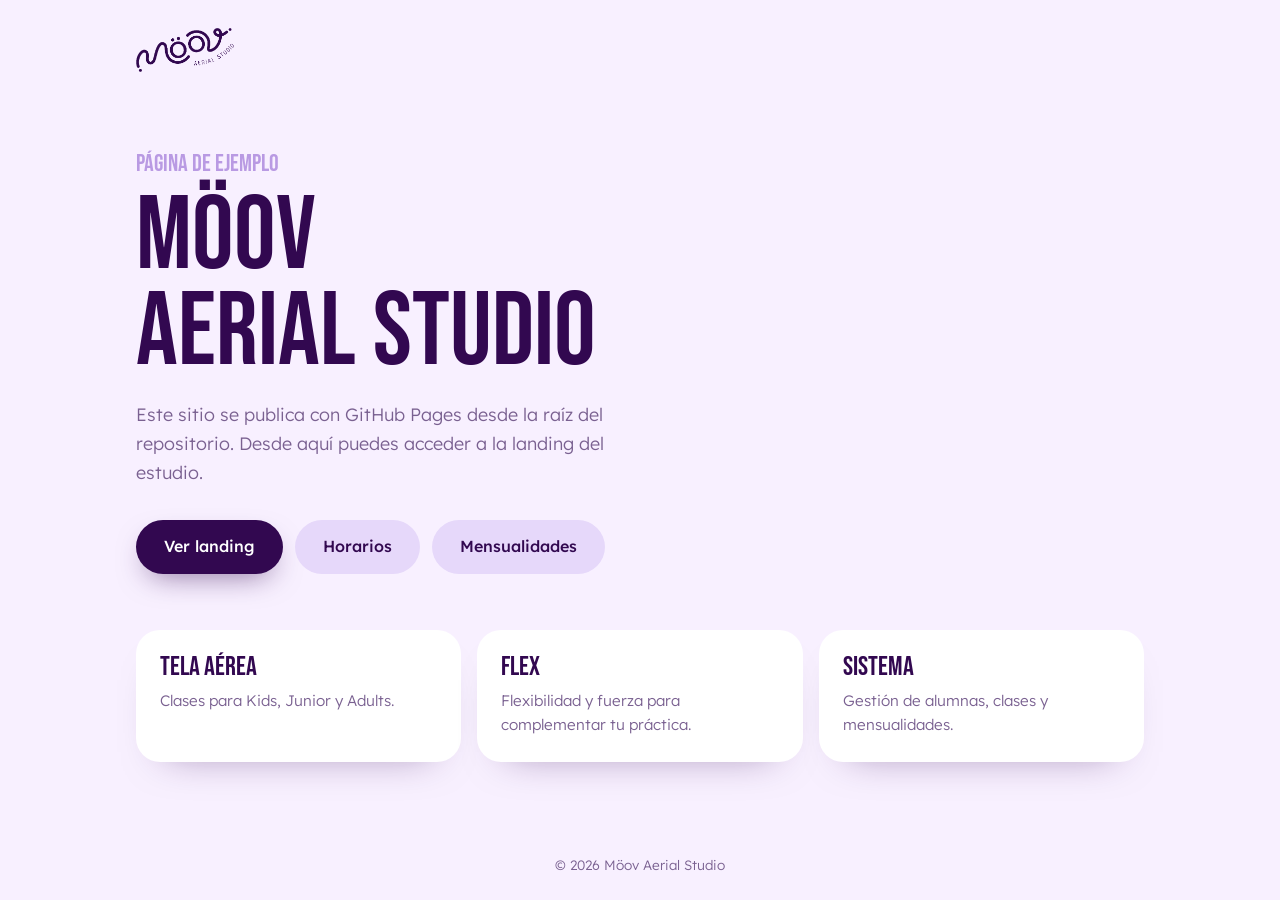
<file: index.html>
<!DOCTYPE html>
<html lang="es">
<head>
<meta charset="UTF-8">
<meta name="viewport" content="width=device-width, initial-scale=1.0">
<title>Möov Aerial Studio</title>
<meta name="description" content="Página de ejemplo de Möov Aerial Studio publicada con GitHub Pages.">
<link rel="icon" type="image/png" href="landing/img/logo-purple.png">
<link rel="preconnect" href="https://fonts.googleapis.com">
<link rel="preconnect" href="https://fonts.gstatic.com" crossorigin>
<link href="https://fonts.googleapis.com/css2?family=Bebas+Neue&family=Lexend:wght@300;400;500;600&display=swap" rel="stylesheet">
<style>
  :root{
    --plum:#320850;
    --purple:#5b2a86;
    --lilac:#b99ae3;
    --lilac-3:#e6d8fa;
    --bg:#f8f0ff;
    --text:#2c0b45;
    --muted:#7a6191;
    --radius:24px;
  }
  *{box-sizing:border-box;margin:0;padding:0}
  body{font-family:'Lexend',sans-serif;font-weight:300;color:var(--text);background:var(--bg);line-height:1.6;min-height:100vh;display:flex;flex-direction:column}
  a{color:inherit;text-decoration:none}
  .wrap{width:100%;max-width:1040px;margin:0 auto;padding:0 16px}
  header{padding:28px 0}
  header img{height:44px}
  main{flex:1;display:flex;align-items:center;padding:40px 0 64px}
  .kicker{font-family:'Bebas Neue',sans-serif;font-size:1.5rem;color:var(--lilac);line-height:1}
  h1{font-family:'Bebas Neue',sans-serif;font-weight:400;text-transform:uppercase;color:var(--plum);font-size:clamp(3rem,10vw,6.5rem);line-height:.92;margin:10px 0 20px}
  .lead{font-size:1.12rem;color:var(--muted);max-width:520px;margin-bottom:34px}
  .actions{display:flex;flex-wrap:wrap;gap:12px;margin-bottom:56px}
  .btn{display:inline-flex;align-items:center;padding:14px 28px;border-radius:999px;font-weight:500;transition:transform .2s,background .2s}
  .btn-primary{background:var(--plum);color:#fff;box-shadow:0 12px 30px -12px rgba(50,8,80,.6)}
  .btn-primary:hover{transform:translateY(-2px);background:var(--purple)}
  .btn-soft{background:var(--lilac-3);color:var(--plum)}
  .btn-soft:hover{background:#cab3e9}
  .cards{display:grid;grid-template-columns:repeat(auto-fit,minmax(220px,1fr));gap:16px}
  .card{background:#fff;border-radius:var(--radius);padding:24px;box-shadow:0 20px 40px -30px rgba(50,8,80,.5)}
  .card h2{font-family:'Bebas Neue',sans-serif;font-weight:400;font-size:1.7rem;color:var(--plum);line-height:1;margin-bottom:8px}
  .card p{color:var(--muted);font-size:.95rem}
  footer{padding:24px 0;color:var(--muted);font-size:.85rem;text-align:center}
</style>
</head>
<body>
<header>
  <div class="wrap">
    <img src="landing/img/logo-purple.png" alt="Möov Aerial Studio">
  </div>
</header>

<main>
  <div class="wrap">
    <span class="kicker">Página de ejemplo</span>
    <h1>Möov<br>Aerial Studio</h1>
    <p class="lead">Este sitio se publica con GitHub Pages desde la raíz del repositorio. Desde aquí puedes acceder a la landing del estudio.</p>
    <div class="actions">
      <a class="btn btn-primary" href="landing/index.html">Ver landing</a>
      <a class="btn btn-soft" href="landing/horarios.html">Horarios</a>
      <a class="btn btn-soft" href="landing/mensualidades.html">Mensualidades</a>
    </div>
    <div class="cards">
      <div class="card"><h2>Tela aérea</h2><p>Clases para Kids, Junior y Adults.</p></div>
      <div class="card"><h2>Flex</h2><p>Flexibilidad y fuerza para complementar tu práctica.</p></div>
      <div class="card"><h2>Sistema</h2><p>Gestión de alumnas, clases y mensualidades.</p></div>
    </div>
  </div>
</main>

<footer>© 2026 Möov Aerial Studio</footer>
</body>
</html>
</file>
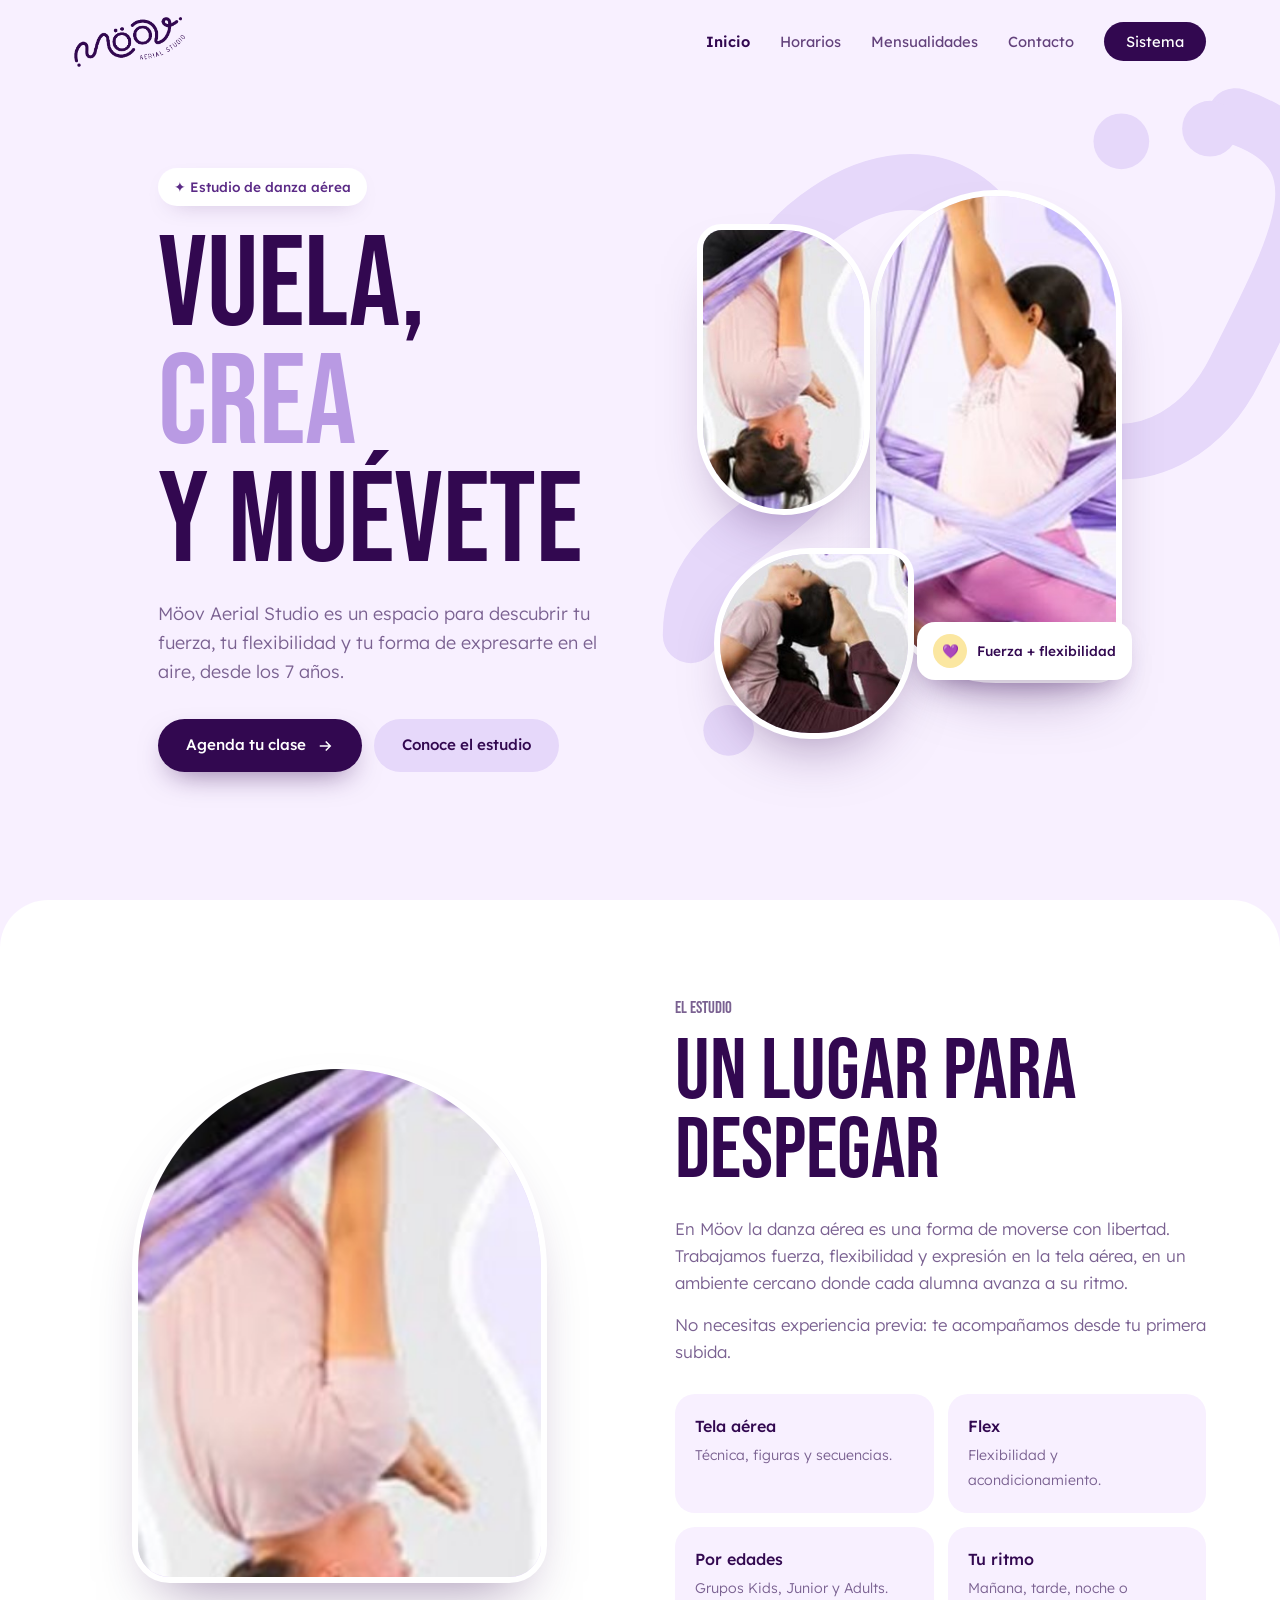
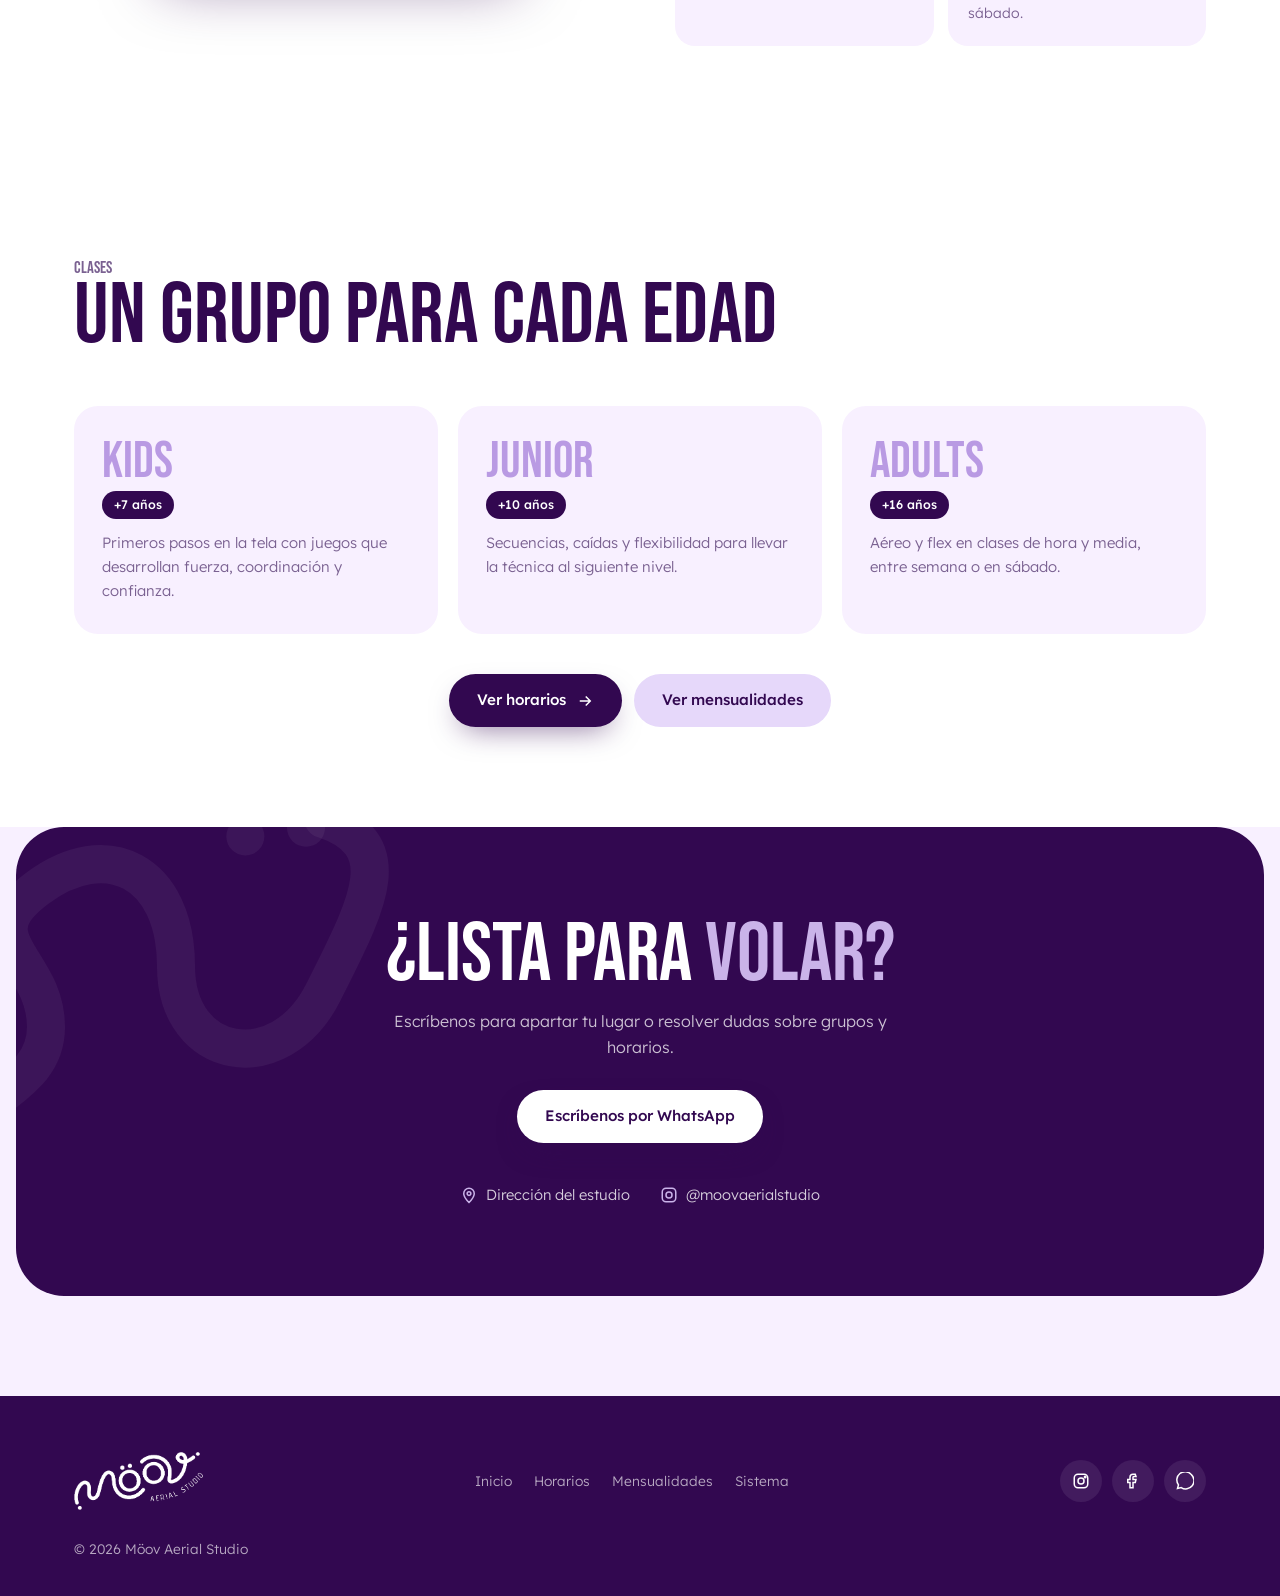
<file: landing/index.html>
<!DOCTYPE html>
<html lang="es">
<head>
<meta charset="UTF-8">
<meta name="viewport" content="width=device-width, initial-scale=1.0">
<title>Möov Aerial Studio</title>
<meta name="description" content="Estudio de danza aérea: tela aérea y flex para Kids, Junior y Adults.">
<link rel="icon" type="image/png" href="img/logo-purple.png">
<link rel="preconnect" href="https://fonts.googleapis.com">
<link rel="preconnect" href="https://fonts.gstatic.com" crossorigin>
<link href="https://fonts.googleapis.com/css2?family=Bebas+Neue&family=Lexend:wght@300;400;500;600&display=swap" rel="stylesheet">
<link rel="stylesheet" href="css/styles.css">
</head>
<body>
<svg width="0" height="0" style="position:absolute" aria-hidden="true">
  <defs>
    <symbol id="sw" viewBox="0 0 600 600">
      <path d="M40 470 C 40 380, 150 380, 150 300 S 60 200, 140 140 S 300 120, 300 230 S 420 360, 470 260 S 560 90, 470 60" fill="none" stroke="currentColor" stroke-width="44" stroke-linecap="round"/>
      <circle cx="380" cy="80" r="22" fill="currentColor"/>
      <circle cx="450" cy="70" r="22" fill="currentColor"/>
      <circle cx="70" cy="545" r="20" fill="currentColor"/>
    </symbol>
  </defs>
</svg>
<nav id="nav">
  <div class="wrap nav-inner">
    <a href="index.html" class="nav-logo"><img src="img/logo-purple.png" alt="Möov Aerial Studio"></a>
    <button class="burger" id="burger" aria-label="Abrir menú">
      <svg width="28" height="28" viewBox="0 0 24 24" fill="none" stroke="currentColor" stroke-width="2" stroke-linecap="round"><path d="M4 7h16M4 12h16M4 17h16"/></svg>
    </button>
    <ul class="nav-links" id="navLinks">
      <li><a href="index.html" class="active">Inicio</a></li><li><a href="horarios.html">Horarios</a></li><li><a href="mensualidades.html">Mensualidades</a></li>
      <li><a href="index.html#contacto">Contacto</a></li>
      <li><a href="sistema.html" class="nav-cta">Sistema</a></li>
    </ul>
  </div>
</nav>

<header class="hero">
  <svg class="swirl" viewBox="0 0 600 600" aria-hidden="true"><use href="#sw"/></svg>
  <div class="wrap hero-grid">
    <div>
      <span class="hero-tag">✦ Estudio de danza aérea</span>
      <h1 class="display"><span>Vuela,</span><span class="lilac">crea</span><span>y muévete</span></h1>
      <p class="lead">Möov Aerial Studio es un espacio para descubrir tu fuerza, tu flexibilidad y tu forma de expresarte en el aire, desde los 7 años.</p>
      <div class="actions">
        <a href="#contacto" class="btn btn-primary">Agenda tu clase <svg width="18" height="18" viewBox="0 0 24 24" fill="none" stroke="currentColor" stroke-width="2"><path d="M5 12h14M13 6l6 6-6 6"/></svg></a>
        <a href="#estudio" class="btn btn-soft">Conoce el estudio</a>
      </div>
    </div>
    <div class="collage">
      <div class="blob b1 reveal"><img src="img/foto-telas.jpg" alt="Alumna en tela aérea"></div>
      <div class="blob b2 reveal"><img src="img/foto-invertida.jpg" alt="Alumna de cabeza en la tela"></div>
      <div class="blob b3 reveal"><img src="img/foto-flex.jpg" alt="Alumna en postura de flexibilidad"></div>
      <div class="sticker st1"><i style="background:var(--yellow)">💜</i>Fuerza + flexibilidad</div>
    </div>
  </div>
</header>

<section class="about" id="estudio">
  <div class="wrap about-grid">
    <div class="about-photo reveal">
      <div class="blob"><img src="img/foto-invertida.jpg" alt="Alumna de cabeza en la tela aérea"></div>
    </div>
    <div class="about-text reveal">
      <p class="kicker">El estudio</p>
      <div class="sec-head" style="margin-bottom:24px"><h2 class="display">Un lugar para despegar</h2></div>
      <p>En Möov la danza aérea es una forma de moverse con libertad. Trabajamos fuerza, flexibilidad y expresión en la tela aérea, en un ambiente cercano donde cada alumna avanza a su ritmo.</p>
      <p>No necesitas experiencia previa: te acompañamos desde tu primera subida.</p>
      <div class="pillars">
        <div class="pillar"><b>Tela aérea</b><span>Técnica, figuras y secuencias.</span></div>
        <div class="pillar"><b>Flex</b><span>Flexibilidad y acondicionamiento.</span></div>
        <div class="pillar"><b>Por edades</b><span>Grupos Kids, Junior y Adults.</span></div>
        <div class="pillar"><b>Tu ritmo</b><span>Mañana, tarde, noche o sábado.</span></div>
      </div>
    </div>
  </div>
</section>

<section class="levels">
  <div class="wrap">
    <div class="sec-head reveal">
      <p class="kicker">Clases</p>
      <h2 class="display">Un grupo para cada edad</h2>
    </div>
    <div class="lvl-grid">
      <div class="lvl reveal"><p class="display">Kids</p><small>+7 años</small><p>Primeros pasos en la tela con juegos que desarrollan fuerza, coordinación y confianza.</p></div>
      <div class="lvl reveal"><p class="display">Junior</p><small>+10 años</small><p>Secuencias, caídas y flexibilidad para llevar la técnica al siguiente nivel.</p></div>
      <div class="lvl reveal"><p class="display">Adults</p><small>+16 años</small><p>Aéreo y flex en clases de hora y media, entre semana o en sábado.</p></div>
    </div>
    <div class="actions reveal">
      <a href="horarios.html" class="btn btn-primary">Ver horarios <svg width="18" height="18" viewBox="0 0 24 24" fill="none" stroke="currentColor" stroke-width="2"><path d="M5 12h14M13 6l6 6-6 6"/></svg></a>
      <a href="mensualidades.html" class="btn btn-soft">Ver mensualidades</a>
    </div>
  </div>
</section>

<section class="cta-band" id="contacto">
  <svg class="swirl" viewBox="0 0 600 600" aria-hidden="true"><use href="#sw"/></svg>
  <div class="wrap">
    <h2 class="display">¿Lista para <span>volar?</span></h2>
    <p>Escríbenos para apartar tu lugar o resolver dudas sobre grupos y horarios.</p>
    <div class="actions">
      <a href="#" class="btn btn-primary">Escríbenos por WhatsApp</a>
    </div>
    <div class="contact-line">
      <span><svg width="18" height="18" viewBox="0 0 24 24" fill="none" stroke="#cab3e9" stroke-width="2"><path d="M12 22s7-7 7-12a7 7 0 10-14 0c0 5 7 12 7 12z"/><circle cx="12" cy="10" r="2.5"/></svg>Dirección del estudio</span>
      <span><svg width="18" height="18" viewBox="0 0 24 24" fill="none" stroke="#cab3e9" stroke-width="2"><rect x="3" y="3" width="18" height="18" rx="5"/><circle cx="12" cy="12" r="4"/></svg>@moovaerialstudio</span>
    </div>
  </div>
</section>
<footer>
  <div class="wrap foot">
    <img src="img/logo-white.png" alt="Möov Aerial Studio">
    <div class="foot-links"><a href="index.html">Inicio</a><a href="horarios.html">Horarios</a><a href="mensualidades.html">Mensualidades</a><a href="sistema.html">Sistema</a></div>
    <div class="socials">
      <a href="#" aria-label="Instagram"><svg width="18" height="18" viewBox="0 0 24 24" fill="none" stroke="#fff" stroke-width="2"><rect x="3" y="3" width="18" height="18" rx="5"/><circle cx="12" cy="12" r="4"/><circle cx="17.5" cy="6.5" r="1" fill="#fff"/></svg></a>
      <a href="#" aria-label="Facebook"><svg width="18" height="18" viewBox="0 0 24 24" fill="none" stroke="#fff" stroke-width="2"><path d="M15 3h-3a4 4 0 00-4 4v3H5v4h3v7h4v-7h3l1-4h-4V7a1 1 0 011-1h3z"/></svg></a>
      <a href="#" aria-label="WhatsApp"><svg width="18" height="18" viewBox="0 0 24 24" fill="none" stroke="#fff" stroke-width="2"><path d="M20.5 3.5A11 11 0 003.3 17.2L2 22l4.9-1.3A11 11 0 0020.5 3.5z"/></svg></a>
    </div>
  </div>
  <div class="wrap" style="margin-top:28px">© 2026 Möov Aerial Studio</div>
</footer>
<script src="js/main.js"></script>
</body>
</html>
</file>
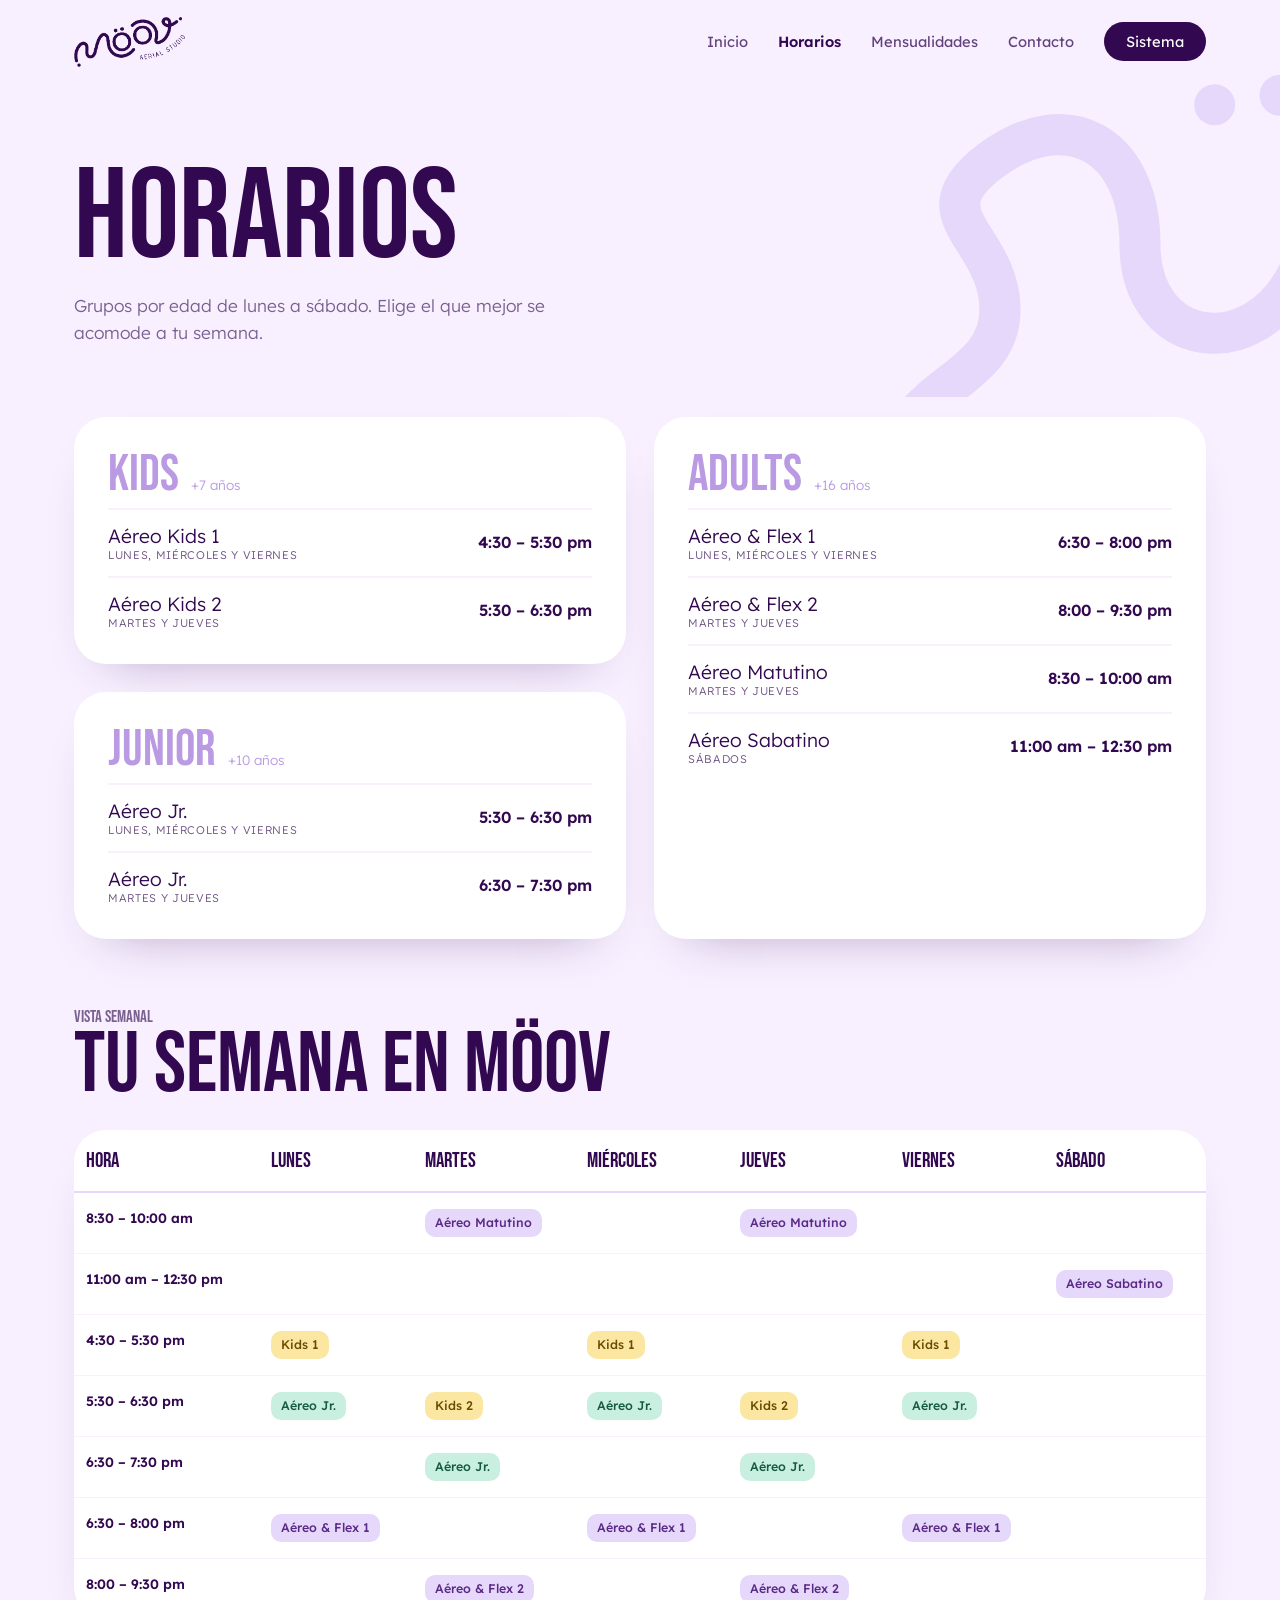
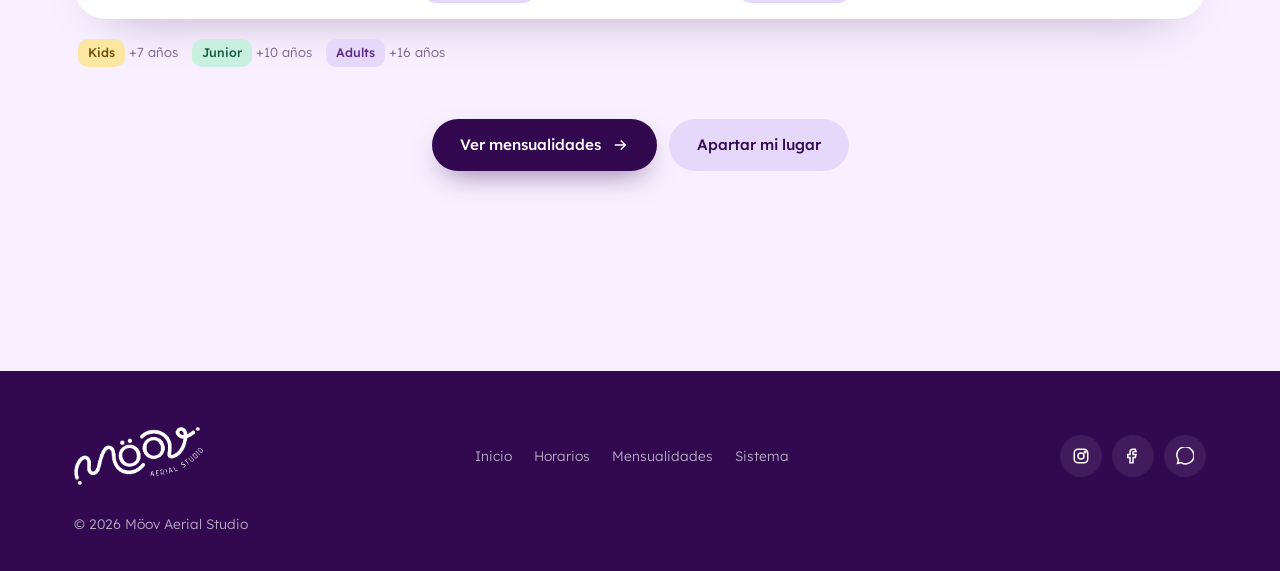
<file: landing/horarios.html>
<!DOCTYPE html>
<html lang="es">
<head>
<meta charset="UTF-8">
<meta name="viewport" content="width=device-width, initial-scale=1.0">
<title>Horarios · Möov Aerial Studio</title>
<meta name="description" content="Horarios de clases Kids, Junior y Adults.">
<link rel="icon" type="image/png" href="img/logo-purple.png">
<link rel="preconnect" href="https://fonts.googleapis.com">
<link rel="preconnect" href="https://fonts.gstatic.com" crossorigin>
<link href="https://fonts.googleapis.com/css2?family=Bebas+Neue&family=Lexend:wght@300;400;500;600&display=swap" rel="stylesheet">
<link rel="stylesheet" href="css/styles.css">
</head>
<body>
<svg width="0" height="0" style="position:absolute" aria-hidden="true">
  <defs>
    <symbol id="sw" viewBox="0 0 600 600">
      <path d="M40 470 C 40 380, 150 380, 150 300 S 60 200, 140 140 S 300 120, 300 230 S 420 360, 470 260 S 560 90, 470 60" fill="none" stroke="currentColor" stroke-width="44" stroke-linecap="round"/>
      <circle cx="380" cy="80" r="22" fill="currentColor"/>
      <circle cx="450" cy="70" r="22" fill="currentColor"/>
      <circle cx="70" cy="545" r="20" fill="currentColor"/>
    </symbol>
  </defs>
</svg>
<nav id="nav">
  <div class="wrap nav-inner">
    <a href="index.html" class="nav-logo"><img src="img/logo-purple.png" alt="Möov Aerial Studio"></a>
    <button class="burger" id="burger" aria-label="Abrir menú">
      <svg width="28" height="28" viewBox="0 0 24 24" fill="none" stroke="currentColor" stroke-width="2" stroke-linecap="round"><path d="M4 7h16M4 12h16M4 17h16"/></svg>
    </button>
    <ul class="nav-links" id="navLinks">
      <li><a href="index.html">Inicio</a></li><li><a href="horarios.html" class="active">Horarios</a></li><li><a href="mensualidades.html">Mensualidades</a></li>
      <li><a href="index.html#contacto">Contacto</a></li>
      <li><a href="sistema.html" class="nav-cta">Sistema</a></li>
    </ul>
  </div>
</nav>

<header class="page-head">
  <svg class="swirl" viewBox="0 0 600 600" aria-hidden="true"><use href="#sw"/></svg>
  <div class="wrap">
    <h1 class="display">Horarios</h1>
    <p>Grupos por edad de lunes a sábado. Elige el que mejor se acomode a tu semana.</p>
  </div>
</header>

<section style="padding-top:20px">
  <div class="wrap">
    <div class="sched">
      <div class="sched-card reveal">
        <div class="group-title"><span class="display">Kids</span><small>+7 años</small></div>
        <div class="row"><div class="name">Aéreo Kids 1<span class="days">Lunes, miércoles y viernes</span></div><div class="time">4:30 – 5:30 pm</div></div>
        <div class="row"><div class="name">Aéreo Kids 2<span class="days">Martes y jueves</span></div><div class="time">5:30 – 6:30 pm</div></div>
      </div>
      <div class="sched-card tall reveal">
        <div class="group-title"><span class="display">Adults</span><small>+16 años</small></div>
        <div class="row"><div class="name">Aéreo &amp; Flex 1<span class="days">Lunes, miércoles y viernes</span></div><div class="time">6:30 – 8:00 pm</div></div>
        <div class="row"><div class="name">Aéreo &amp; Flex 2<span class="days">Martes y jueves</span></div><div class="time">8:00 – 9:30 pm</div></div>
        <div class="row"><div class="name">Aéreo Matutino<span class="days">Martes y jueves</span></div><div class="time">8:30 – 10:00 am</div></div>
        <div class="row"><div class="name">Aéreo Sabatino<span class="days">Sábados</span></div><div class="time">11:00 am – 12:30 pm</div></div>
      </div>
      <div class="sched-card reveal">
        <div class="group-title"><span class="display">Junior</span><small>+10 años</small></div>
        <div class="row"><div class="name">Aéreo Jr.<span class="days">Lunes, miércoles y viernes</span></div><div class="time">5:30 – 6:30 pm</div></div>
        <div class="row"><div class="name">Aéreo Jr.<span class="days">Martes y jueves</span></div><div class="time">6:30 – 7:30 pm</div></div>
      </div>
    </div>

    <div class="week reveal">
      <div class="sec-head" style="margin:70px 0 24px"><p class="kicker">Vista semanal</p><h2 class="display">Tu semana en Möov</h2></div>
      <div class="week-wrap">
        <table>
          <thead><tr><th>Hora</th><th>Lunes</th><th>Martes</th><th>Miércoles</th><th>Jueves</th><th>Viernes</th><th>Sábado</th></tr></thead>
          <tbody><tr><td>8:30 – 10:00 am</td><td></td><td><span class="pill a">Aéreo Matutino</span></td><td></td><td><span class="pill a">Aéreo Matutino</span></td><td></td><td></td></tr><tr><td>11:00 am – 12:30 pm</td><td></td><td></td><td></td><td></td><td></td><td><span class="pill a">Aéreo Sabatino</span></td></tr><tr><td>4:30 – 5:30 pm</td><td><span class="pill k">Kids 1</span></td><td></td><td><span class="pill k">Kids 1</span></td><td></td><td><span class="pill k">Kids 1</span></td><td></td></tr><tr><td>5:30 – 6:30 pm</td><td><span class="pill j">Aéreo Jr.</span></td><td><span class="pill k">Kids 2</span></td><td><span class="pill j">Aéreo Jr.</span></td><td><span class="pill k">Kids 2</span></td><td><span class="pill j">Aéreo Jr.</span></td><td></td></tr><tr><td>6:30 – 7:30 pm</td><td></td><td><span class="pill j">Aéreo Jr.</span></td><td></td><td><span class="pill j">Aéreo Jr.</span></td><td></td><td></td></tr><tr><td>6:30 – 8:00 pm</td><td><span class="pill a">Aéreo &amp; Flex 1</span></td><td></td><td><span class="pill a">Aéreo &amp; Flex 1</span></td><td></td><td><span class="pill a">Aéreo &amp; Flex 1</span></td><td></td></tr><tr><td>8:00 – 9:30 pm</td><td></td><td><span class="pill a">Aéreo &amp; Flex 2</span></td><td></td><td><span class="pill a">Aéreo &amp; Flex 2</span></td><td></td><td></td></tr></tbody>
        </table>
      </div>
      <div class="legend"><span><span class="pill k">Kids</span> +7 años</span><span><span class="pill j">Junior</span> +10 años</span><span><span class="pill a">Adults</span> +16 años</span></div>
    </div>

    <div class="actions reveal" style="margin-top:50px;justify-content:center">
      <a href="mensualidades.html" class="btn btn-primary">Ver mensualidades <svg width="18" height="18" viewBox="0 0 24 24" fill="none" stroke="currentColor" stroke-width="2"><path d="M5 12h14M13 6l6 6-6 6"/></svg></a>
      <a href="index.html#contacto" class="btn btn-soft">Apartar mi lugar</a>
    </div>
  </div>
</section>
<footer>
  <div class="wrap foot">
    <img src="img/logo-white.png" alt="Möov Aerial Studio">
    <div class="foot-links"><a href="index.html">Inicio</a><a href="horarios.html">Horarios</a><a href="mensualidades.html">Mensualidades</a><a href="sistema.html">Sistema</a></div>
    <div class="socials">
      <a href="#" aria-label="Instagram"><svg width="18" height="18" viewBox="0 0 24 24" fill="none" stroke="#fff" stroke-width="2"><rect x="3" y="3" width="18" height="18" rx="5"/><circle cx="12" cy="12" r="4"/><circle cx="17.5" cy="6.5" r="1" fill="#fff"/></svg></a>
      <a href="#" aria-label="Facebook"><svg width="18" height="18" viewBox="0 0 24 24" fill="none" stroke="#fff" stroke-width="2"><path d="M15 3h-3a4 4 0 00-4 4v3H5v4h3v7h4v-7h3l1-4h-4V7a1 1 0 011-1h3z"/></svg></a>
      <a href="#" aria-label="WhatsApp"><svg width="18" height="18" viewBox="0 0 24 24" fill="none" stroke="#fff" stroke-width="2"><path d="M20.5 3.5A11 11 0 003.3 17.2L2 22l4.9-1.3A11 11 0 0020.5 3.5z"/></svg></a>
    </div>
  </div>
  <div class="wrap" style="margin-top:28px">© 2026 Möov Aerial Studio</div>
</footer>
<script src="js/main.js"></script>
</body>
</html>
</file>
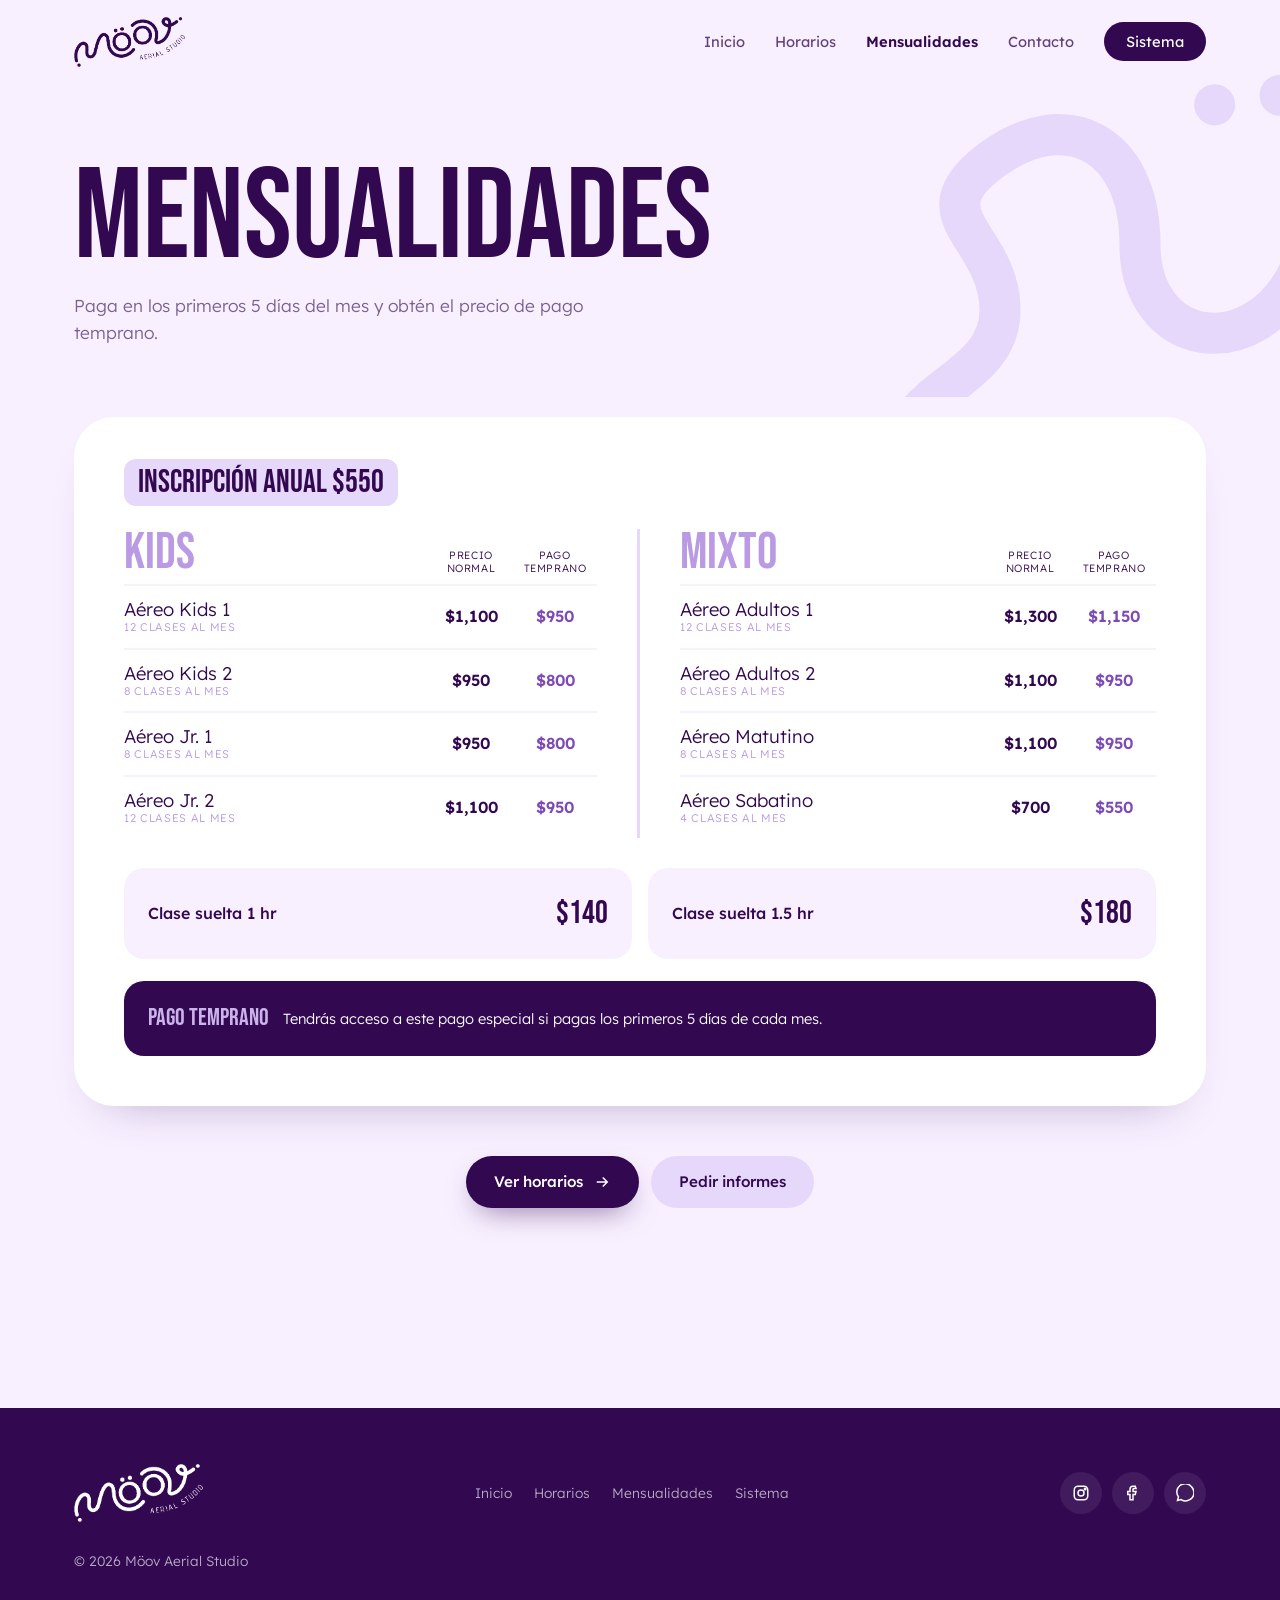
<file: landing/mensualidades.html>
<!DOCTYPE html>
<html lang="es">
<head>
<meta charset="UTF-8">
<meta name="viewport" content="width=device-width, initial-scale=1.0">
<title>Mensualidades · Möov Aerial Studio</title>
<meta name="description" content="Precios, pago temprano e inscripción.">
<link rel="icon" type="image/png" href="img/logo-purple.png">
<link rel="preconnect" href="https://fonts.googleapis.com">
<link rel="preconnect" href="https://fonts.gstatic.com" crossorigin>
<link href="https://fonts.googleapis.com/css2?family=Bebas+Neue&family=Lexend:wght@300;400;500;600&display=swap" rel="stylesheet">
<link rel="stylesheet" href="css/styles.css">
</head>
<body>
<svg width="0" height="0" style="position:absolute" aria-hidden="true">
  <defs>
    <symbol id="sw" viewBox="0 0 600 600">
      <path d="M40 470 C 40 380, 150 380, 150 300 S 60 200, 140 140 S 300 120, 300 230 S 420 360, 470 260 S 560 90, 470 60" fill="none" stroke="currentColor" stroke-width="44" stroke-linecap="round"/>
      <circle cx="380" cy="80" r="22" fill="currentColor"/>
      <circle cx="450" cy="70" r="22" fill="currentColor"/>
      <circle cx="70" cy="545" r="20" fill="currentColor"/>
    </symbol>
  </defs>
</svg>
<nav id="nav">
  <div class="wrap nav-inner">
    <a href="index.html" class="nav-logo"><img src="img/logo-purple.png" alt="Möov Aerial Studio"></a>
    <button class="burger" id="burger" aria-label="Abrir menú">
      <svg width="28" height="28" viewBox="0 0 24 24" fill="none" stroke="currentColor" stroke-width="2" stroke-linecap="round"><path d="M4 7h16M4 12h16M4 17h16"/></svg>
    </button>
    <ul class="nav-links" id="navLinks">
      <li><a href="index.html">Inicio</a></li><li><a href="horarios.html">Horarios</a></li><li><a href="mensualidades.html" class="active">Mensualidades</a></li>
      <li><a href="index.html#contacto">Contacto</a></li>
      <li><a href="sistema.html" class="nav-cta">Sistema</a></li>
    </ul>
  </div>
</nav>

<header class="page-head">
  <svg class="swirl" viewBox="0 0 600 600" aria-hidden="true"><use href="#sw"/></svg>
  <div class="wrap">
    <h1 class="display">Mensualidades</h1>
    <p>Paga en los primeros 5 días del mes y obtén el precio de pago temprano.</p>
  </div>
</header>

<section style="padding-top:20px">
  <div class="wrap">
    <div class="prices reveal">
      <p class="inscripcion"><span>Inscripción anual $550</span></p>
      <div class="price-cols">
        <div class="price-col">
          <div class="pc-head"><span class="display">Kids</span><small>Precio<br>normal</small><small>Pago<br>temprano</small></div>
          <div class="pc-row"><div class="name">Aéreo Kids 1<small>12 clases al mes</small></div><b>$1,100</b><b class="early">$950</b></div>
          <div class="pc-row"><div class="name">Aéreo Kids 2<small>8 clases al mes</small></div><b>$950</b><b class="early">$800</b></div>
          <div class="pc-row"><div class="name">Aéreo Jr. 1<small>8 clases al mes</small></div><b>$950</b><b class="early">$800</b></div>
          <div class="pc-row"><div class="name">Aéreo Jr. 2<small>12 clases al mes</small></div><b>$1,100</b><b class="early">$950</b></div>
        </div>
        <div class="price-col">
          <div class="pc-head"><span class="display">Mixto</span><small>Precio<br>normal</small><small>Pago<br>temprano</small></div>
          <div class="pc-row"><div class="name">Aéreo Adultos 1<small>12 clases al mes</small></div><b>$1,300</b><b class="early">$1,150</b></div>
          <div class="pc-row"><div class="name">Aéreo Adultos 2<small>8 clases al mes</small></div><b>$1,100</b><b class="early">$950</b></div>
          <div class="pc-row"><div class="name">Aéreo Matutino<small>8 clases al mes</small></div><b>$1,100</b><b class="early">$950</b></div>
          <div class="pc-row"><div class="name">Aéreo Sabatino<small>4 clases al mes</small></div><b>$700</b><b class="early">$550</b></div>
        </div>
      </div>
      <div class="extras">
        <div class="extra">Clase suelta 1 hr <b>$140</b></div>
        <div class="extra">Clase suelta 1.5 hr <b>$180</b></div>
      </div>
      <div class="note"><b>Pago temprano</b>Tendrás acceso a este pago especial si pagas los primeros 5 días de cada mes.</div>
    </div>

    <div class="actions reveal" style="margin-top:50px;justify-content:center">
      <a href="horarios.html" class="btn btn-primary">Ver horarios <svg width="18" height="18" viewBox="0 0 24 24" fill="none" stroke="currentColor" stroke-width="2"><path d="M5 12h14M13 6l6 6-6 6"/></svg></a>
      <a href="index.html#contacto" class="btn btn-soft">Pedir informes</a>
    </div>
  </div>
</section>
<footer>
  <div class="wrap foot">
    <img src="img/logo-white.png" alt="Möov Aerial Studio">
    <div class="foot-links"><a href="index.html">Inicio</a><a href="horarios.html">Horarios</a><a href="mensualidades.html">Mensualidades</a><a href="sistema.html">Sistema</a></div>
    <div class="socials">
      <a href="#" aria-label="Instagram"><svg width="18" height="18" viewBox="0 0 24 24" fill="none" stroke="#fff" stroke-width="2"><rect x="3" y="3" width="18" height="18" rx="5"/><circle cx="12" cy="12" r="4"/><circle cx="17.5" cy="6.5" r="1" fill="#fff"/></svg></a>
      <a href="#" aria-label="Facebook"><svg width="18" height="18" viewBox="0 0 24 24" fill="none" stroke="#fff" stroke-width="2"><path d="M15 3h-3a4 4 0 00-4 4v3H5v4h3v7h4v-7h3l1-4h-4V7a1 1 0 011-1h3z"/></svg></a>
      <a href="#" aria-label="WhatsApp"><svg width="18" height="18" viewBox="0 0 24 24" fill="none" stroke="#fff" stroke-width="2"><path d="M20.5 3.5A11 11 0 003.3 17.2L2 22l4.9-1.3A11 11 0 0020.5 3.5z"/></svg></a>
    </div>
  </div>
  <div class="wrap" style="margin-top:28px">© 2026 Möov Aerial Studio</div>
</footer>
<script src="js/main.js"></script>
</body>
</html>
</file>
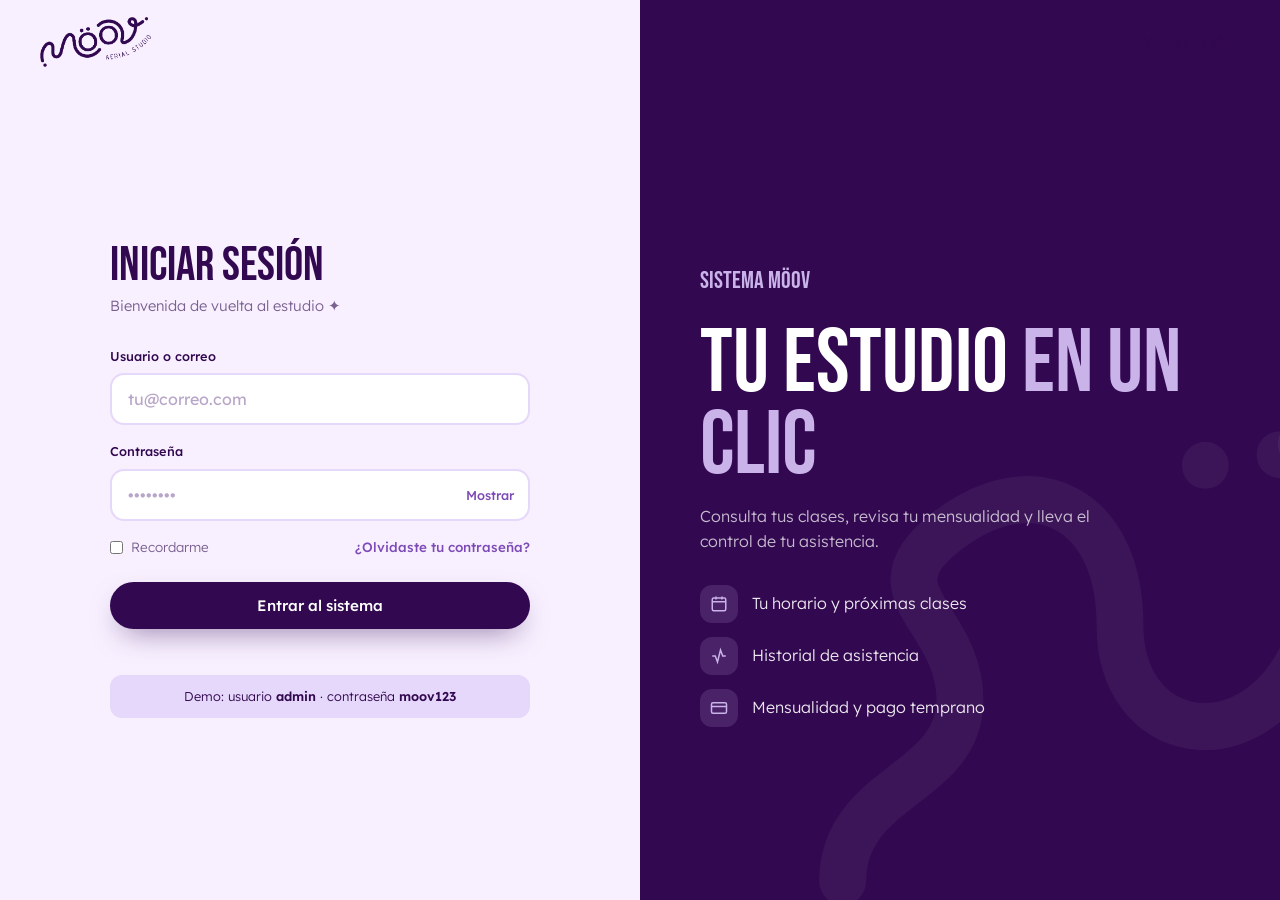
<file: landing/sistema.html>
<!DOCTYPE html>
<html lang="es">
<head>
<meta charset="UTF-8">
<meta name="viewport" content="width=device-width, initial-scale=1.0">
<title>Sistema · Möov Aerial Studio</title>
<meta name="description" content="Acceso al sistema de alumnas.">
<link rel="icon" type="image/png" href="img/logo-purple.png">
<link rel="preconnect" href="https://fonts.googleapis.com">
<link rel="preconnect" href="https://fonts.gstatic.com" crossorigin>
<link href="https://fonts.googleapis.com/css2?family=Bebas+Neue&family=Lexend:wght@300;400;500;600&display=swap" rel="stylesheet">
<link rel="stylesheet" href="css/styles.css">
</head>
<body>
<svg width="0" height="0" style="position:absolute" aria-hidden="true">
  <defs>
    <symbol id="sw" viewBox="0 0 600 600">
      <path d="M40 470 C 40 380, 150 380, 150 300 S 60 200, 140 140 S 300 120, 300 230 S 420 360, 470 260 S 560 90, 470 60" fill="none" stroke="currentColor" stroke-width="44" stroke-linecap="round"/>
      <circle cx="380" cy="80" r="22" fill="currentColor"/>
      <circle cx="450" cy="70" r="22" fill="currentColor"/>
      <circle cx="70" cy="545" r="20" fill="currentColor"/>
    </symbol>
  </defs>
</svg>
<nav id="nav" class="nav-simple">
  <div class="wrap nav-inner">
    <a href="index.html" class="nav-logo"><img src="img/logo-purple.png" alt="Möov Aerial Studio"></a>
    <button class="burger" id="burger" aria-label="Menú" hidden></button>
    <ul class="nav-links" id="navLinks"><li><a href="index.html" class="back">← Volver al sitio</a></li></ul>
  </div>
</nav>

<main class="login-page">
  <div class="login-main">
    <div class="login-card">
      <form id="loginForm" novalidate>
        <h1>Iniciar sesión</h1>
        <p class="sub">Bienvenida de vuelta al estudio ✦</p>
        <div class="field">
          <label for="user">Usuario o correo</label>
          <input id="user" type="text" placeholder="tu@correo.com" autocomplete="username" required>
        </div>
        <div class="field">
          <label for="pass">Contraseña</label>
          <div class="pass-wrap">
            <input id="pass" type="password" placeholder="••••••••" autocomplete="current-password" required>
            <button type="button" id="togglePass">Mostrar</button>
          </div>
        </div>
        <div class="login-row">
          <label><input type="checkbox" id="remember"> Recordarme</label>
          <a href="#" id="forgot">¿Olvidaste tu contraseña?</a>
        </div>
        <button type="submit" class="btn btn-primary">Entrar al sistema</button>
        <p class="msg" id="msg" role="alert"></p>
        <div class="demo-hint">Demo: usuario <code>admin</code> · contraseña <code>moov123</code></div>
      </form>

      <div class="dash" id="dash">
        <div class="dash-head">
          <h2>Hola, <span id="dashName">admin</span></h2>
          <button id="logout">Cerrar sesión</button>
        </div>
        <div class="dash-cards">
          <div><strong>5</strong><small>Clases restantes</small></div>
          <div><strong>12</strong><small>Asistencias</small></div>
          <div><strong>1–5 nov</strong><small>Pago temprano</small></div>
        </div>
        <ul class="dash-list">
          <li>Aéreo &amp; Flex 1 <span>Lun · 6:30 pm</span></li>
          <li>Aéreo &amp; Flex 1 <span>Mié · 6:30 pm</span></li>
          <li>Aéreo &amp; Flex 1 <span>Vie · 6:30 pm</span></li>
        </ul>
      </div>
    </div>
  </div>
  <aside class="login-side">
    <svg class="swirl" viewBox="0 0 600 600" aria-hidden="true"><use href="#sw"/></svg>
    <p class="kicker" style="color:var(--lilac-2)">Sistema Möov</p>
    <h2 class="display">Tu estudio <span>en un clic</span></h2>
    <p>Consulta tus clases, revisa tu mensualidad y lleva el control de tu asistencia.</p>
    <ul class="features">
      <li><span><svg width="18" height="18" viewBox="0 0 24 24" fill="none" stroke="#cab3e9" stroke-width="2"><rect x="3" y="4" width="18" height="17" rx="2"/><path d="M3 9h18M8 2v4M16 2v4"/></svg></span>Tu horario y próximas clases</li>
      <li><span><svg width="18" height="18" viewBox="0 0 24 24" fill="none" stroke="#cab3e9" stroke-width="2"><path d="M3 12h4l3 8 4-16 3 8h4"/></svg></span>Historial de asistencia</li>
      <li><span><svg width="18" height="18" viewBox="0 0 24 24" fill="none" stroke="#cab3e9" stroke-width="2"><rect x="2" y="5" width="20" height="14" rx="2"/><path d="M2 10h20"/></svg></span>Mensualidad y pago temprano</li>
    </ul>
  </aside>
</main>
<script src="js/main.js"></script>
</body>
</html>
</file>
<file: landing/css/styles.css>
/* ===== Möov Aerial Studio ===== */
:root{
  --plum:#320850;
  --purple:#5b2a86;
  --violet:#7d4bb5;
  --lilac:#b99ae3;
  --lilac-2:#cab3e9;
  --lilac-3:#e6d8fa;
  --bg:#f8f0ff;
  --text:#2c0b45;
  --muted:#7a6191;
  --yellow:#fbe7a1;
  --mint:#c9efe0;
  --radius:24px;
}
*{box-sizing:border-box;margin:0;padding:0}
html,body{overflow-x:clip}
html{scroll-behavior:smooth}
body{font-family:'Lexend',sans-serif;font-weight:300;color:var(--text);background:var(--bg);line-height:1.6}
a{color:inherit;text-decoration:none}
img{display:block;max-width:100%}
.wrap{max-width:1180px;margin:0 auto;padding:0 24px;position:relative}
.display{font-family:'Bebas Neue','Oswald','Arial Narrow',sans-serif;font-weight:400;line-height:.92;color:var(--plum);text-transform:uppercase}
.kicker{font-family:'Bebas Neue','Oswald','Arial Narrow',sans-serif;font-size:1.5rem;color:var(--lilac);line-height:1}
.lilac{color:var(--lilac)}
.btn{display:inline-flex;align-items:center;gap:10px;padding:14px 28px;border-radius:999px;font-weight:500;font-size:.95rem;border:none;cursor:pointer;transition:transform .25s,background .25s;font-family:inherit}
.btn-primary{background:var(--plum);color:#fff;box-shadow:0 12px 30px -12px rgba(50,8,80,.6)}
.btn-primary:hover{transform:translateY(-2px);background:var(--purple)}
.btn-soft{background:var(--lilac-3);color:var(--plum)}
.btn-soft:hover{background:var(--lilac-2)}

/* swirl decorativo (curvas del logo) */
.swirl{position:absolute;pointer-events:none;z-index:0;color:var(--lilac-3)}

/* NAV */
nav{position:fixed;inset:0 0 auto 0;z-index:50;transition:background .3s,box-shadow .3s}
nav.scrolled{background:rgba(248,240,255,.92);backdrop-filter:blur(12px);box-shadow:0 6px 30px -12px rgba(50,8,80,.25)}
.nav-inner{display:flex;align-items:center;justify-content:space-between;height:84px}
.nav-logo img{height:50px;width:auto}
.nav-links{display:flex;gap:30px;align-items:center;list-style:none}
.nav-links a{color:var(--plum);font-size:.92rem;font-weight:400;opacity:.75;transition:opacity .2s}
.nav-links a:hover,.nav-links a.active{opacity:1}
.nav-links a.active{font-weight:600}
.nav-links .nav-cta{padding:10px 22px;border-radius:999px;background:var(--plum);color:#fff;opacity:1}
.nav-links .nav-cta:hover{background:var(--purple)}
.burger{display:none;background:none;border:none;color:var(--plum);cursor:pointer;padding:8px}

/* Encabezado de páginas interiores */
.page-head{padding:160px 0 50px;position:relative;overflow:hidden}
.page-head .swirl{right:-140px;top:30px;width:560px}
.page-head .display{font-size:clamp(3.2rem,11vw,8rem);position:relative;z-index:1}
.page-head p{color:var(--muted);max-width:540px;margin-top:14px;font-size:1.08rem;position:relative;z-index:1}

section{padding:100px 0;position:relative}
.sec-head{margin-bottom:50px;position:relative;z-index:1}
.sec-head .display{font-size:clamp(3.2rem,7vw,5.4rem)}
.sec-head p{color:var(--muted);margin-top:14px;max-width:560px;font-size:1.05rem}

/* ===== INICIO ===== */
.hero{position:relative;min-height:100vh;display:flex;align-items:center;padding:130px 0 90px;overflow:hidden}
.hero .swirl{right:-120px;top:40px;width:760px}
.hero-grid{display:grid;grid-template-columns:1.05fr .95fr;gap:50px;align-items:center;position:relative;z-index:1}
.hero-tag{display:inline-flex;align-items:center;gap:8px;background:#fff;border-radius:999px;padding:8px 16px;font-size:.85rem;color:var(--purple);font-weight:500;box-shadow:0 8px 24px -14px rgba(50,8,80,.4)}
.hero h1{font-size:clamp(4rem,10vw,8.4rem);margin:22px 0 18px}
.hero h1 span{display:block}
.hero p.lead{font-size:1.12rem;color:var(--muted);max-width:480px;margin-bottom:34px}
.actions{display:flex;gap:12px;flex-wrap:wrap}

.collage{position:relative;height:560px}
.blob{position:absolute;overflow:hidden;background:var(--lilac-3);border:6px solid #fff;box-shadow:0 30px 60px -30px rgba(50,8,80,.5)}
.blob img{width:100%;height:100%;object-fit:cover}
.b1{width:58%;height:88%;right:0;top:0;border-radius:200px 200px 40px 200px}
.b2{width:40%;height:52%;left:2%;top:6%;border-radius:40px 140px 140px 140px}
.b3{width:46%;height:34%;left:6%;bottom:2%;border-radius:140px 40px 140px 140px}
.sticker{position:absolute;background:#fff;border-radius:18px;padding:12px 16px;display:flex;gap:10px;align-items:center;font-size:.85rem;font-weight:500;color:var(--plum);box-shadow:0 14px 30px -16px rgba(50,8,80,.5);z-index:2;animation:float 6s ease-in-out infinite}
.sticker i{width:34px;height:34px;border-radius:50%;display:grid;place-items:center;font-style:normal}
.st1{right:-10px;bottom:70px}
@keyframes float{0%,100%{transform:translateY(0)}50%{transform:translateY(-10px)}}

.about{background:#fff;border-radius:48px 48px 0 0}
.about-grid{display:grid;grid-template-columns:1fr 1fr;gap:70px;align-items:center}
.about-text p{color:var(--muted);font-size:1.05rem;margin-bottom:16px}
.pillars{display:grid;grid-template-columns:1fr 1fr;gap:14px;margin-top:28px}
.pillar{background:var(--bg);border-radius:20px;padding:20px}
.pillar b{display:block;font-weight:500;color:var(--plum);margin-bottom:2px}
.pillar span{font-size:.88rem;color:var(--muted)}
.about-photo{position:relative;height:520px}
.about-photo .blob img{object-position:center 30%}
.about-photo .blob{width:78%;height:100%;left:11%;border-radius:220px 220px 40px 40px}

.levels{background:#fff}
.lvl-grid{display:grid;grid-template-columns:repeat(3,1fr);gap:20px}
.lvl{background:var(--bg);border-radius:var(--radius);padding:32px 28px;transition:transform .3s}
.lvl:hover{transform:translateY(-5px)}
.lvl .display{font-size:3.2rem;color:var(--lilac)}
.lvl small{display:inline-block;background:var(--plum);color:#fff;border-radius:999px;padding:4px 12px;font-size:.78rem;font-weight:500;margin:6px 0 12px}
.lvl p{color:var(--muted);font-size:.93rem}
.levels .actions{margin-top:40px;justify-content:center}

.cta-band{background:var(--plum);color:#fff;border-radius:48px;margin:0 16px;overflow:hidden;text-align:center;padding:90px 0}
.cta-band .swirl{left:-100px;top:-60px;width:520px;color:rgba(255,255,255,.05)}
.cta-band .display{color:#fff;font-size:clamp(3rem,7vw,5.2rem);position:relative}
.cta-band .display span{color:var(--lilac-2)}
.cta-band p{color:rgba(255,255,255,.75);margin:16px auto 30px;max-width:520px;position:relative}
.cta-band .actions{justify-content:center;position:relative}
.cta-band .btn-primary{background:#fff;color:var(--plum)}
.cta-band .btn-primary:hover{background:var(--lilac-3)}
.cta-band .contact-line{display:flex;justify-content:center;gap:30px;flex-wrap:wrap;margin-top:40px;position:relative;font-size:.92rem;color:rgba(255,255,255,.8)}
.cta-band .contact-line span{display:flex;gap:8px;align-items:center}

/* ===== HORARIOS ===== */
.sched{display:grid;grid-template-columns:1fr 1fr;gap:28px;position:relative;z-index:1}
.sched-card{background:#fff;border-radius:32px;padding:34px 34px 20px;box-shadow:0 24px 50px -34px rgba(50,8,80,.4)}
.sched-card.tall{grid-row:span 2}
.group-title{display:flex;align-items:baseline;gap:12px;margin-bottom:10px}
.group-title .display{font-size:3.2rem;color:var(--lilac)}
.group-title small{color:var(--lilac);font-size:.85rem}
.row{display:grid;grid-template-columns:1fr auto;gap:16px;align-items:center;padding:14px 0;border-top:2px solid var(--bg)}
.row .name{font-size:1.2rem;color:var(--plum);line-height:1.25}
.row .days{display:block;font-size:.7rem;letter-spacing:.06em;text-transform:uppercase;color:var(--plum);opacity:.7}
.row .time{font-weight:600;color:var(--plum);white-space:nowrap}
.week{margin-top:28px}
.week-wrap{overflow-x:auto;background:#fff;border-radius:32px;box-shadow:0 24px 50px -34px rgba(50,8,80,.4)}
.week table{width:100%;border-collapse:collapse;min-width:760px}
.week th,.week td{padding:14px 12px;text-align:left;font-size:.85rem;vertical-align:top}
.week thead th{font-family:'Bebas Neue','Oswald',sans-serif;font-weight:400;font-size:1.3rem;color:var(--plum);border-bottom:2px solid var(--lilac-3)}
.week td:first-child{font-weight:600;color:var(--plum);white-space:nowrap}
.week tbody tr+tr td{border-top:1px solid var(--bg)}
.pill{display:inline-block;padding:4px 10px;border-radius:10px;font-size:.78rem;font-weight:500;margin:2px 0}
.pill.k{background:var(--yellow);color:#6b4b00}
.pill.j{background:var(--mint);color:#165a43}
.pill.a{background:var(--lilac-3);color:var(--purple)}
.legend{display:flex;gap:14px;flex-wrap:wrap;margin:18px 4px 0;font-size:.82rem;color:var(--muted)}

/* ===== MENSUALIDADES ===== */
.prices{background:#fff;border-radius:40px;padding:50px;box-shadow:0 24px 50px -34px rgba(50,8,80,.4);position:relative;z-index:1}
.inscripcion{font-family:'Bebas Neue','Oswald',sans-serif;font-size:2rem;color:var(--plum);line-height:1;margin-bottom:30px}
.inscripcion span{background:var(--lilac-3);border-radius:12px;padding:4px 14px}
.price-cols{display:grid;grid-template-columns:1fr 1fr}
.price-col{padding:0 40px}
.price-col:first-child{padding-left:0;border-right:3px solid var(--lilac-3)}
.price-col:last-child{padding-right:0}
.pc-head{display:grid;grid-template-columns:1fr 84px 84px;align-items:end;margin-bottom:8px}
.pc-head .display{font-size:3.2rem;color:var(--lilac)}
.pc-head small{font-size:.66rem;letter-spacing:.05em;text-transform:uppercase;color:var(--plum);text-align:center;line-height:1.3}
.pc-row{display:grid;grid-template-columns:1fr 84px 84px;align-items:center;padding:13px 0;border-top:2px solid var(--bg)}
.pc-row .name{font-size:1.15rem;color:var(--plum);line-height:1.2}
.pc-row .name small{display:block;font-size:.7rem;letter-spacing:.06em;text-transform:uppercase;color:var(--lilac)}
.pc-row b{font-weight:600;text-align:center;color:var(--plum)}
.pc-row b.early{color:var(--violet)}
.extras{display:grid;grid-template-columns:1fr 1fr;gap:16px;margin-top:30px}
.extra{background:var(--bg);border-radius:20px;padding:20px 24px;display:flex;justify-content:space-between;align-items:center;font-weight:500;color:var(--plum)}
.extra b{font-family:'Bebas Neue','Oswald',sans-serif;font-weight:400;font-size:2rem}
.note{margin-top:22px;display:flex;gap:14px;align-items:center;background:var(--plum);color:#fff;border-radius:20px;padding:18px 24px;font-size:.92rem}
.note b{font-family:'Bebas Neue','Oswald',sans-serif;font-weight:400;font-size:1.5rem;color:var(--lilac-2);white-space:nowrap}

/* ===== SISTEMA ===== */
.login-page{min-height:100vh;display:grid;grid-template-columns:1fr 1fr}
.login-side{background:var(--plum);color:#fff;position:relative;overflow:hidden;padding:140px 60px 60px;display:flex;flex-direction:column;justify-content:center}
.login-side .swirl{right:-160px;bottom:-120px;width:640px;color:rgba(255,255,255,.05)}
.login-side .display{color:#fff;font-size:clamp(3.4rem,7vw,6rem);position:relative}
.login-side .display span{color:var(--lilac-2)}
.login-side p{color:rgba(255,255,255,.72);margin:16px 0 30px;max-width:420px;position:relative}
.features{list-style:none;display:grid;gap:14px;position:relative}
.features li{display:flex;gap:14px;align-items:center;color:rgba(255,255,255,.9)}
.features li span{width:38px;height:38px;border-radius:12px;background:rgba(202,179,233,.15);display:grid;place-items:center;flex-shrink:0}
.login-main{display:grid;place-items:center;padding:120px 24px 60px}
.login-card{width:100%;max-width:420px}
.login-card .lg-logo{height:54px;width:auto;margin-bottom:26px}
.login-card h1{font-family:'Bebas Neue','Oswald',sans-serif;font-weight:400;font-size:3rem;color:var(--plum);line-height:1}
.login-card .sub{color:var(--muted);font-size:.92rem;margin:4px 0 28px}
.field{margin-bottom:16px}
.field label{display:block;font-size:.8rem;margin-bottom:7px;color:var(--plum);font-weight:500}
.field input{width:100%;padding:14px 16px;border-radius:14px;border:2px solid var(--lilac-3);background:#fff;color:var(--text);font-size:1rem;font-family:inherit;transition:border .2s}
.field input::placeholder{color:#b8a6c9}
.field input:focus{outline:none;border-color:var(--lilac)}
.pass-wrap{position:relative}
.pass-wrap button{position:absolute;right:10px;top:50%;transform:translateY(-50%);background:none;border:none;color:var(--violet);cursor:pointer;font-size:.8rem;font-family:inherit;padding:6px;font-weight:500}
.login-row{display:flex;justify-content:space-between;align-items:center;margin:4px 0 24px;font-size:.84rem;color:var(--muted);flex-wrap:wrap;gap:10px}
.login-row label{display:flex;gap:8px;align-items:center;cursor:pointer}
.login-row input{accent-color:var(--plum)}
.login-row a{color:var(--violet);font-weight:500}
.login-card .btn{width:100%;justify-content:center}
.msg{margin-top:14px;font-size:.88rem;min-height:1.3em;text-align:center}
.msg.err{color:#c0265b}
.msg.info{color:var(--violet)}
.demo-hint{margin-top:14px;padding:11px 14px;border-radius:12px;background:var(--lilac-3);font-size:.8rem;color:var(--plum);text-align:center}
.demo-hint code{font-family:inherit;font-weight:600}
.dash{display:none}
.dash.show{display:block;animation:fadeUp .5s ease}
@keyframes fadeUp{from{opacity:0;transform:translateY(12px)}to{opacity:1;transform:none}}
.dash-head{display:flex;justify-content:space-between;align-items:center;margin-bottom:22px;gap:12px}
.dash-head h2{font-family:'Bebas Neue','Oswald',sans-serif;font-weight:400;font-size:2.4rem;color:var(--plum);line-height:1}
.dash-head button{background:none;border:2px solid var(--lilac-3);color:var(--plum);padding:7px 16px;border-radius:999px;cursor:pointer;font-family:inherit;font-size:.8rem;font-weight:500}
.dash-cards{display:grid;grid-template-columns:repeat(3,1fr);gap:10px;margin-bottom:18px}
.dash-cards div{background:#fff;border-radius:16px;padding:14px}
.dash-cards strong{display:block;white-space:nowrap;font-family:'Bebas Neue','Oswald',sans-serif;font-size:1.7rem;font-weight:400;color:var(--plum);line-height:1}
.dash-cards small{color:var(--muted);font-size:.72rem}
.dash-list{list-style:none;background:#fff;border-radius:16px;padding:4px 16px}
.dash-list li{display:flex;justify-content:space-between;padding:12px 0;border-bottom:1px solid var(--lilac-3);font-size:.9rem;color:var(--plum)}
.dash-list li:last-child{border:none}
.dash-list span{color:var(--violet);font-weight:500}

/* nav de la página de sistema */
.nav-simple .nav-inner{max-width:none;padding:0 40px}
.nav-simple .nav-links{position:static;transform:none;background:none;box-shadow:none;padding:0;flex-direction:row}
.nav-simple .back{color:var(--plum);opacity:1;font-weight:500}
.nav-simple.scrolled{background:none;box-shadow:none;backdrop-filter:none}
@media (max-width:980px){.nav-simple .nav-inner{padding:0 20px}}

/* FOOTER */
footer{background:var(--plum);color:rgba(255,255,255,.65);padding:56px 0 36px;font-size:.86rem;margin-top:100px}
.foot{display:flex;justify-content:space-between;align-items:center;flex-wrap:wrap;gap:24px}
.foot img{height:58px;width:auto}
.foot-links{display:flex;gap:22px;flex-wrap:wrap}
.foot-links a:hover{color:#fff}
.socials{display:flex;gap:10px}
.socials a{width:42px;height:42px;border-radius:50%;background:rgba(255,255,255,.08);display:grid;place-items:center;transition:background .2s}
.socials a:hover{background:var(--violet)}

.reveal{opacity:0;transform:translateY(28px);transition:opacity .8s ease,transform .8s ease}
.reveal.visible{opacity:1;transform:none}

@media (max-width:980px){
  .hero-grid,.about-grid,.sched,.login-page{grid-template-columns:1fr}
  .sched-card.tall{grid-row:auto}
  .collage{height:440px}
  .about-photo{height:420px}
  .lvl-grid{grid-template-columns:1fr}
  .price-cols{grid-template-columns:1fr}
  .price-col,.price-col:first-child,.price-col:last-child{padding:0;border:none}
  .price-col:first-child{padding-bottom:26px;margin-bottom:26px;border-bottom:3px solid var(--lilac-3)}
  .prices{padding:34px 26px}
  .login-side{padding:130px 28px 50px;order:2}
  .login-main{padding:120px 20px 50px}
  .nav-links{position:fixed;top:84px;left:0;right:0;flex-direction:column;background:var(--bg);padding:30px;gap:22px;transform:translateY(-140%);transition:transform .35s;box-shadow:0 20px 40px -20px rgba(50,8,80,.3)}
  .nav-links.open{transform:none}
  .burger{display:block}
  section{padding:70px 0}
  .cta-band{margin:0 8px;border-radius:36px}
}
@media (max-width:560px){
  .wrap{padding:0 16px}
  .collage{height:360px}
  .pillars,.extras{grid-template-columns:1fr}
  .pc-head,.pc-row{grid-template-columns:1fr 66px 66px}
  .pc-row .name{font-size:1rem}
  .sched-card{padding:26px 20px 12px}
  .row .name{font-size:1.05rem}
  .dash-cards{grid-template-columns:1fr}
  .note{flex-direction:column;align-items:flex-start;gap:4px}
  .inscripcion{font-size:1.5rem}
}
</file>
